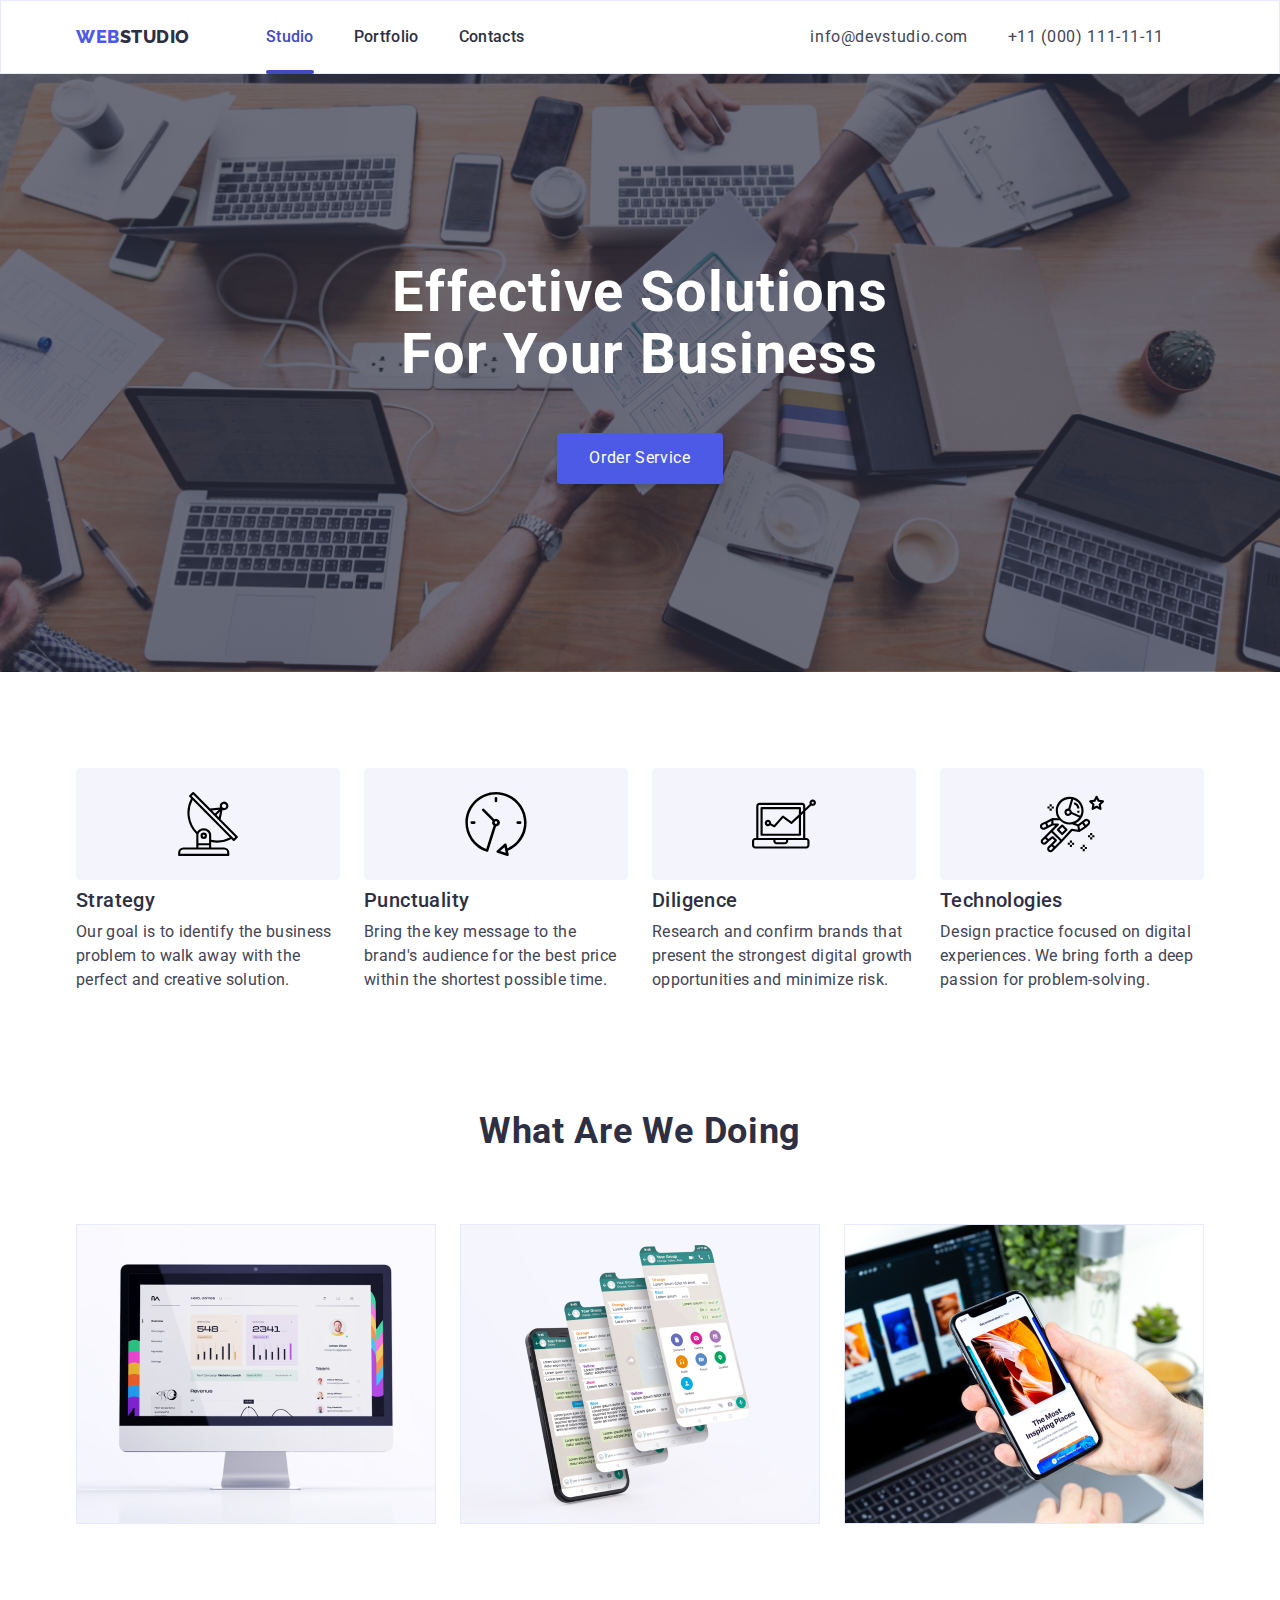
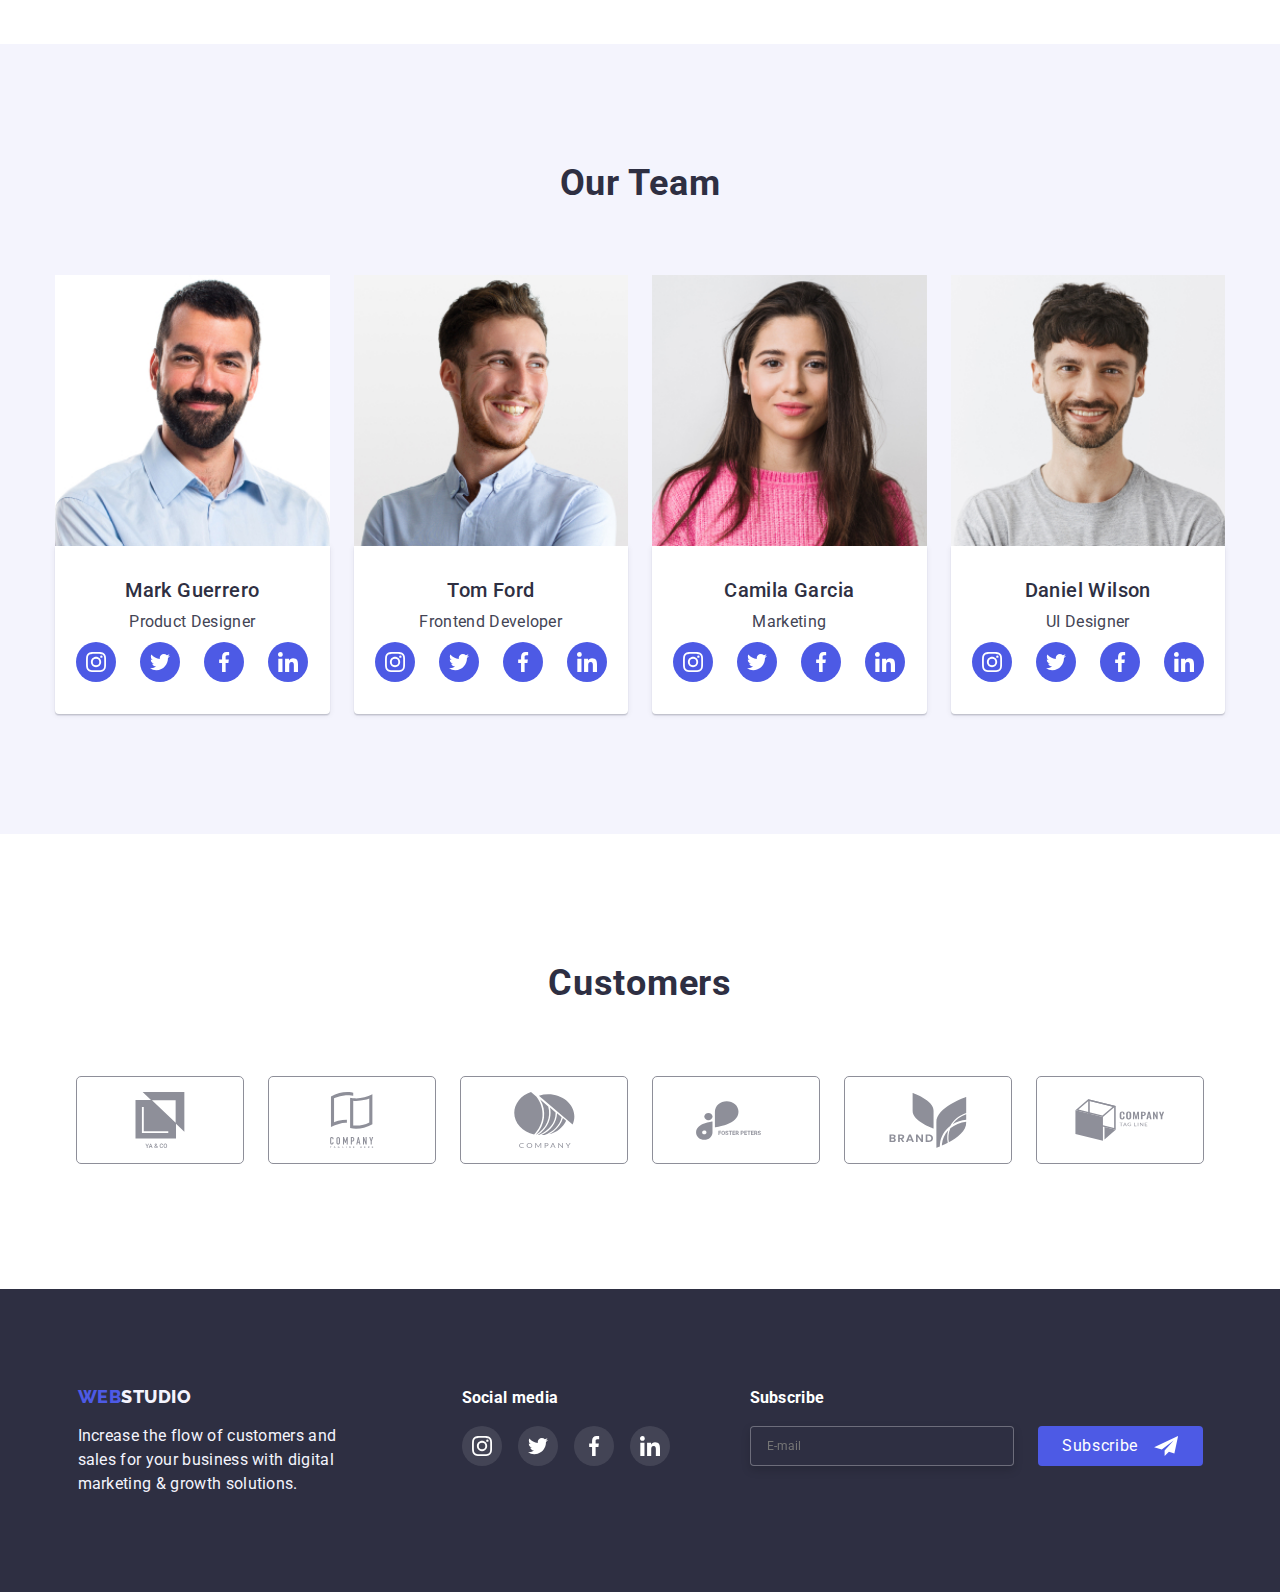
<file: index.html>
<!DOCTYPE html>
<html lang="en">
  <head>
    <meta charset="UTF-8" />
    <meta http-equiv="X-UA-Compatible" content="IE=edge" />
    <meta name="viewport" content="width=, initial-scale=1.0" />
    <title>Document</title>
    <link rel="preconnect" href="https://fonts.googleapis.com" />
    <link rel="preconnect" href="https://fonts.gstatic.com" crossorigin />
    <link
      href="https://fonts.googleapis.com/css2?family=Raleway:wght@800&family=Roboto:wght@400;500;700;900&display=swap"
      rel="stylesheet"
    />
    <link
      rel="stylesheet"
      href="https://cdn.jsdelivr.net/npm/modern-normalize@1.1.0/modern-normalize.min.css"
    />
    <link rel="stylesheet" href="./css/styles.css" />
    <link rel="stylesheet" href="./css/mobile.css" />
    <link rel="stylesheet" href="./css/tablet.css" />
    <link rel="stylesheet" href="./css/desktop.css" />
  </head>

  <body>
    <!--Header-->
    <header class="header">
      <div class="container header-container">
        <nav class="nav">
          <a class="header-logo link" href="./index.html"
            ><span class="titlelogo">Web</span>Studio</a
          >
          <ul class="nav-list">
            <li class="nav-item">
              <a class="nav-link link nav-link-studio" href="./index.html"
                ><span class="nav-link-text">Studio</span></a
              >
            </li>
            <li class="nav-item">
              <a class="nav-link link" href="./portfolio.html">Portfolio</a>
            </li>
            <li class="nav-item">
              <a class="nav-link link" href="">Contacts</a>
            </li>
          </ul>
        </nav>

        <address class="contacts">
          <ul class="contacts-list">
            <li class="contacts-item">
              <a class="mail link" href="mailto:info@devstudio.com"
                >info@devstudio.com
              </a>
            </li>
            <li class="contacts-item">
              <a class="phone-number link" href="tel:+110001111111"
                >+11 (000) 111-11-11
              </a>
            </li>
          </ul>
        </address>

        <button type="button" class="mobile-menu-open" data-menu-open>
          <svg class="mobile-menu-open-icon" width="32" height="22">
            <use href="./images/sprite.svg#icon-hamburger"></use>
          </svg>
        </button>
      </div>

      <div class="mob-menu is-hidden" data-menu>
        <div class="container">
          <div>
            <button type="button" class="mobile-menu-close" data-menu-close>
              <svg class="mobile-menu-close-btn-icon" width="8" height="8">
                <use href="./images/sprite.svg#icon-close"></use>
              </svg>
            </button>
            <nav>
              <ul class="mob-menu-list">
                <li class="mob-menu-item">
                  <a
                    class="mob-menu-link link nav-link-studio"
                    href="./index.html"
                    ><span class="nav-link-text">Studio</span></a
                  >
                </li>
                <li class="mob-menu-item">
                  <a class="mob-menu-link link" href="./portfolio.html"
                    >Portfolio</a
                  >
                </li>
                <li class="mob-menu-item">
                  <a class="mob-menu-link mob-menu-link-contact link" href=""
                    >Contacts</a
                  >
                </li>
              </ul>
            </nav>
          </div>
          <div>
            <address>
              <ul class="mob-menu-list-contacts">
                <li class="mob-menu-item">
                  <a class="mob-menu-phone-number link" href="tel:+110001111111"
                    >+11 (000) 111-11-11
                  </a>
                </li>
                <li class="mob-menu-item">
                  <a class="mob-menu-mail link" href="mailto:info@devstudio.com"
                    >info@devstudio.com
                  </a>
                </li>
              </ul>
            </address>

            <ul class="mob-menu-social-list list">
              <li class="mob-menu-item">
                <a href="" class="mob-menu-social-link">
                  <svg class="mob-menu-icon" width="20" height="20">
                    <use href="./images/sprite.svg#icon-instagram"></use>
                  </svg>
                </a>
              </li>
              <li class="mob-menu-item">
                <a href="" class="mob-menu-social-link">
                  <svg class="mob-menu-icon" width="20" height="20">
                    <use href="./images/sprite.svg#icon-twitter"></use>
                  </svg>
                </a>
              </li>
              <li class="mob-menu-item">
                <a href="" class="mob-menu-social-link">
                  <svg class="mob-menu-icon" width="20" height="20">
                    <use href="./images/sprite.svg#icon-facebook"></use>
                  </svg>
                </a>
              </li>
              <li class="mob-menu-item">
                <a href="" class="mob-menu-social-link">
                  <svg class="mob-menu-icon" width="20" height="20">
                    <use href="./images/sprite.svg#icon-linkedin"></use>
                  </svg>
                </a>
              </li>
            </ul>
          </div>
        </div>
      </div>
    </header>

    <main>
      <!--Hero-->
      <section class="hero section">
        <div class="container">
          <h1 class="hero-title">Effective Solutions for Your Business</h1>
          <button class="hero-button" type="button" data-modal-open>
            Order Service
          </button>
        </div>
      </section>

      <!-- Feauture -->
      <section class="feauture section">
        <div class="container">
          <h2 class="visually-hidden">ur qualities</h2>
          <ul class="feauture-list">
            <li class="feauture-item">
              <div class="feauture-link">
                <svg class="feauture-icon" width="64" height="64">
                  <use href="./images/sprite.svg#icon-antenna"></use>
                </svg>
              </div>
              <h3 class="feauture-title">Strategy</h3>
              <p class="feauture-text">
                Our goal is to identify the business problem to walk away with
                the perfect and creative solution.
              </p>
            </li>
            <li class="feauture-item">
              <div class="feauture-link">
                <svg class="feauture-icon" width="64" height="64">
                  <use href="./images/sprite.svg#icon-clock"></use>
                </svg>
              </div>
              <h3 class="feauture-title">Punctuality</h3>
              <p class="feauture-text">
                Bring the key message to the brand's audience for the best price
                within the shortest possible time.
              </p>
            </li>
            <li class="feauture-item">
              <div class="feauture-link">
                <svg class="feauture-icon" width="64" height="64">
                  <use href="./images/sprite.svg#icon-vector"></use>
                </svg>
              </div>
              <h3 class="feauture-title">Diligence</h3>
              <p class="feauture-text">
                Research and confirm brands that present the strongest digital
                growth opportunities and minimize risk.
              </p>
            </li>
            <li class="feauture-item">
              <div class="feauture-link">
                <svg class="feauture-icon" width="64" height="64">
                  <use href="./images/sprite.svg#icon-astronaut"></use>
                </svg>
              </div>
              <h3 class="feauture-title">Technologies</h3>
              <p class="feauture-text">
                Design practice focused on digital experiences. We bring forth a
                deep passion for problem-solving.
              </p>
            </li>
          </ul>
        </div>
      </section>

      <!-- Doing -->
      <section class="doing section">
        <div class="container">
          <h2 class="section-title">What are we doing</h2>
          <ul class="doing-list">
            <li class="doing-item">
              <img
                srcset="
                  ./images/Rectangle1.jpg   1x,
                  ./images/Rectangle12x.jpg 2x
                "
                class="doing-img"
                src="./images/Rectangle1.jpg"
                alt="computer"
                width="360"
              />
            </li>
            <li class="doing-item">
              <img
                srcset="
                  ./images/Rectangle2.jpg   1x,
                  ./images/Rectangle22x.jpg 2x
                "
                class="doing-img"
                src="./images/Rectangle2.jpg"
                alt="computer"
                width="360"
              />
            </li>
            <li class="doing-item">
              <img
                srcset="
                  ./images/Rectangle3.jpg   1x,
                  ./images/Rectangle32x.jpg 2x
                "
                class="doing-img"
                src="./images/Rectangle3.jpg"
                alt="computer"
                width="360"
              />
            </li>
          </ul>
        </div>
      </section>

      <!-- Team -->
      <section class="team section">
        <div class="container container-mini">
          <h2 class="section-title">Our Team</h2>
          <ul class="team-list">
            <li class="team-item">
              <img
                srcset="./images/img.jpg 1x, ./images/img2x.jpg 1x 2x"
                class="team-img"
                src="./images/img.jpg"
                alt="photo"
                width="264"
              />
              <div class="team-card">
                <h3 class="team-subject">Mark Guerrero</h3>
                <p class="team-text">Product Designer</p>
                <ul class="social-list list">
                  <li class="social-list-item">
                    <a href="" class="social-list-link">
                      <svg class="social-list-icon" width="20" height="20">
                        <use href="./images/sprite.svg#icon-instagram"></use>
                      </svg>
                    </a>
                  </li>
                  <li class="social-list-item">
                    <a href="" class="social-list-link">
                      <svg class="social-list-icon" width="20" height="20">
                        <use href="./images/sprite.svg#icon-twitter"></use>
                      </svg>
                    </a>
                  </li>
                  <li class="social-list-item">
                    <a href="" class="social-list-link">
                      <svg class="social-list-icon" width="20" height="20">
                        <use href="./images/sprite.svg#icon-facebook"></use>
                      </svg>
                    </a>
                  </li>
                  <li class="social-list-item">
                    <a href="" class="social-list-link">
                      <svg class="social-list-icon" width="20" height="20">
                        <use href="./images/sprite.svg#icon-linkedin"></use>
                      </svg>
                    </a>
                  </li>
                </ul>
              </div>
            </li>
            <li class="team-item">
              <img
                srcset="./images/img1.jpg 1x, ./images/img12x.jpg 2x"
                class="team-img"
                src="./images/img1.jpg"
                alt="photo"
                width="264"
              />
              <div class="team-card">
                <h3 class="team-subject">Tom Ford</h3>
                <p class="team-text">Frontend Developer</p>
                <ul class="social-list list">
                  <li class="social-list-item">
                    <a href="" class="social-list-link">
                      <svg class="social-list-icon" width="20" height="20">
                        <use href="./images/sprite.svg#icon-instagram"></use>
                      </svg>
                    </a>
                  </li>
                  <li class="social-list-item">
                    <a href="" class="social-list-link">
                      <svg class="social-list-icon" width="20" height="20">
                        <use href="./images/sprite.svg#icon-twitter"></use>
                      </svg>
                    </a>
                  </li>
                  <li class="social-list-item">
                    <a href="" class="social-list-link">
                      <svg class="social-list-icon" width="20" height="20">
                        <use href="./images/sprite.svg#icon-facebook"></use>
                      </svg>
                    </a>
                  </li>
                  <li class="social-list-item">
                    <a href="" class="social-list-link">
                      <svg class="social-list-icon" width="20" height="20">
                        <use href="./images/sprite.svg#icon-linkedin"></use>
                      </svg>
                    </a>
                  </li>
                </ul>
              </div>
            </li>
            <li class="team-item">
              <img
                srcset="./images/img2.jpg 1x, ./images/img22x.jpg 2x"
                class="team-img"
                src="./images/img2.jpg"
                alt="photo"
                width="264"
              />
              <div class="team-card">
                <h3 class="team-subject">Camila Garcia</h3>
                <p class="team-text">Marketing</p>
                <ul class="social-list list">
                  <li class="social-list-item">
                    <a href="" class="social-list-link">
                      <svg class="social-list-icon" width="20" height="20">
                        <use href="./images/sprite.svg#icon-instagram"></use>
                      </svg>
                    </a>
                  </li>
                  <li class="social-list-item">
                    <a href="" class="social-list-link">
                      <svg class="social-list-icon" width="20" height="20">
                        <use href="./images/sprite.svg#icon-twitter"></use>
                      </svg>
                    </a>
                  </li>
                  <li class="social-list-item">
                    <a href="" class="social-list-link">
                      <svg class="social-list-icon" width="20" height="20">
                        <use href="./images/sprite.svg#icon-facebook"></use>
                      </svg>
                    </a>
                  </li>
                  <li class="social-list-item">
                    <a href="" class="social-list-link">
                      <svg class="social-list-icon" width="20" height="20">
                        <use href="./images/sprite.svg#icon-linkedin"></use>
                      </svg>
                    </a>
                  </li>
                </ul>
              </div>
            </li>
            <li class="team-item">
              <img
                srcset="./images/img3.jpg 1x, ./images/img32x.jpg 2x"
                class="team-img"
                src="./images/img3.jpg"
                alt="photo"
                width="264"
              />
              <div class="team-card">
                <h3 class="team-subject">Daniel Wilson</h3>
                <p class="team-text">UI Designer</p>
                <ul class="social-list list">
                  <li class="social-list-item">
                    <a href="" class="social-list-link">
                      <svg class="social-list-icon" width="20" height="20">
                        <use href="./images/sprite.svg#icon-instagram"></use>
                      </svg>
                    </a>
                  </li>
                  <li class="social-list-item">
                    <a href="" class="social-list-link">
                      <svg class="social-list-icon" width="20" height="20">
                        <use href="./images/sprite.svg#icon-twitter"></use>
                      </svg>
                    </a>
                  </li>
                  <li class="social-list-item">
                    <a href="" class="social-list-link">
                      <svg class="social-list-icon" width="20" height="20">
                        <use href="./images/sprite.svg#icon-facebook"></use>
                      </svg>
                    </a>
                  </li>
                  <li class="social-list-item">
                    <a href="" class="social-list-link">
                      <svg class="social-list-icon" width="20" height="20">
                        <use href="./images/sprite.svg#icon-linkedin"></use>
                      </svg>
                    </a>
                  </li>
                </ul>
              </div>
            </li>
          </ul>
        </div>
      </section>

      <!-- Customers -->
      <section class="customers">
        <div class="customers-container container">
          <h2 class="customers-title">Customers</h2>
          <ul class="customers-list list">
            <li class="customers-item">
              <a class="customers-link" href="">
                <svg class="customers-icon" width="104" height="56">
                  <use href="./images/sprite.svg#icon-yaco"></use>
                </svg>
              </a>
            </li>
            <li class="customers-item">
              <a class="customers-link link" href="">
                <svg class="customers-icon" width="104" height="56">
                  <use
                    href="./images/sprite.svg#icon-company-tagline-here"
                  ></use>
                </svg>
              </a>
            </li>
            <li class="customers-item">
              <a class="customers-link link" href="">
                <svg class="customers-icon" width="104" height="56">
                  <use href="./images/sprite.svg#icon-company"></use>
                </svg>
              </a>
            </li>
            <li class="customers-item">
              <a class="customers-link link" href="">
                <svg class="customers-icon" width="104" height="56">
                  <use href="./images/sprite.svg#icon-foster-peters"></use>
                </svg>
              </a>
            </li>
            <li class="customers-item">
              <a class="customers-link link" href="">
                <svg class="customers-icon" width="104" height="56">
                  <use href="./images/sprite.svg#icon-brand"></use>
                </svg>
              </a>
            </li>
            <li class="customers-item">
              <a class="customers-link link" href="">
                <svg class="customers-icon" width="104" height="56">
                  <use href="./images/sprite.svg#icon-company-tag-line"></use>
                </svg>
              </a>
            </li>
          </ul>
        </div>
      </section>
    </main>

    <!-- Footer -->
    <footer class="footer">
      <div class="footer-container container">
        <div class="ftr-logo-container">
          <a class="ftr-logo link" href="./index.html"
            ><span class="footer-logo">Web</span>Studio</a
          >
          <p class="slogan">
            Increase the flow of customers and sales for your business with
            digital marketing & growth solutions.
          </p>
        </div>
        <div class="social-media-container">
          <h2 class="social-media-title">Social media</h2>
          <ul class="social-media-list list">
            <li class="social-media-item">
              <a href="" class="social-media-link">
                <svg class="social-media-icon" width="20" height="20">
                  <use href="./images/sprite.svg#icon-instagram"></use>
                </svg>
              </a>
            </li>
            <li class="social-media-item">
              <a href="" class="social-media-link">
                <svg class="social-media-icon" width="20" height="20">
                  <use href="./images/sprite.svg#icon-twitter"></use>
                </svg>
              </a>
            </li>
            <li class="social-media-item">
              <a href="" class="social-media-link">
                <svg class="social-media-icon" width="20" height="20">
                  <use href="./images/sprite.svg#icon-facebook"></use>
                </svg>
              </a>
            </li>
            <li class="social-media-item">
              <a href="" class="social-media-link">
                <svg class="social-media-icon" width="20" height="20">
                  <use href="./images/sprite.svg#icon-linkedin"></use>
                </svg>
              </a>
            </li>
          </ul>
        </div>
        <div class="subscribe-container">
          <h2 class="subscribe-title">Subscribe</h2>
          <form class="subscribe-label-wrapper">
            <label class="subscribe-field">
              <span class="subscribe-imput-wrapper">
                <input 
                  type="email"
                  name="user-email"
                  class="subscribe-imput"
                  placeholder="E-mail"
                  required
                  pattern=""
                />
              </span>
            </label>
            <button type="submit" class="subscribe-link">
              Subscribe
              <svg class="subscribe-icon" width="24" height="20">
                <use href="./images/sprite.svg#icon-send"></use>
              </svg>
            </button>
          </form>
        </div>
      </div>
    </footer>

    <div class="backdrop is-hidden" data-modal>
      <div class="modal">
        <button type="button" class="modal-clas-btn" data-modal-close>
          <svg class="modal-close-btn-icon" width="8" height="8">
            <use href="./images/sprite.svg#icon-close"></use>
          </svg>
        </button>
        <p class="modal-text">Leave your contacts and we will call you back</p>
        <form class="modal-form">
          <label class="modal-form-field">
            <span class="modal-form-imput-desc">Name</span>
            <span class="modal-form-imput-wrapper">
              <input
                type="text"
                name="user-name"
                class="modal-form-imput"
                required
                pattern="[a-zA-Zа-яА-Я]+$"
                minlength="2"
              />
              <svg class="modal-form-imput-icon" width="18" height="18">
                <use href="./images/sprite.svg#icon-person"></use>
              </svg>
            </span>
          </label>
          <label class="modal-form-field">
            <span class="modal-form-imput-desc">Phone</span>
            <span class="modal-form-imput-wrapper">
              <input
                type="tel"
                name="user-phone"
                class="modal-form-imput"
                required
                pattern="[0-9]{3}-[0-9]{3}-[0-9]{2}-[0-9]{2}"
                title="xxx-xxx-xx-xx"
              />
              <svg class="modal-form-imput-icon" width="13" height="13">
                <use href="./images/sprite.svg#icon-phone"></use>
              </svg>
            </span>
          </label>
          <label class="modal-form-field">
            <span class="modal-form-imput-desc">Email</span>
            <span class="modal-form-imput-wrapper">
              <input
                type="email"
                name="user-email"
                class="modal-form-imput"
                required
                pattern=""
              />
              <svg class="modal-form-imput-icon" width="15" height="12">
                <use href="./images/sprite.svg#icon-mail"></use>
              </svg>
            </span>
          </label>
          <label class="modal-form-field-comment">
            <span class="modal-form-imput-desc">Comment</span>
            <textarea
              name="user-message"
              class="modal-form-massage"
              placeholder="Text input"
            ></textarea>
          </label>
          <input
            id="user-policy"
            type="checkbox"
            name="user-policy"
            class="modal-form-check visually-hidden"
          />
          <label for="user-policy" class="modal-form-check-desc">
            <span class="modal-form-icon-wrapper">
              <svg class="modal-form-icon" width="10" height="8">
                <use href="./images/sprite.svg#icon-chesk"></use>
              </svg>
            </span>
            I accept the terms and conditions of the &nbsp;
            <a class="privat-policy-link" href="">Privacy Policy</a>
          </label>
          <button type="submit" class="modal-form-submit">Send</button>
        </form>
      </div>
    </div>

    <script src="./js/modal.js"></script>
    <script src="./js/menu.js"></script>
  </body>
</html>
</file>
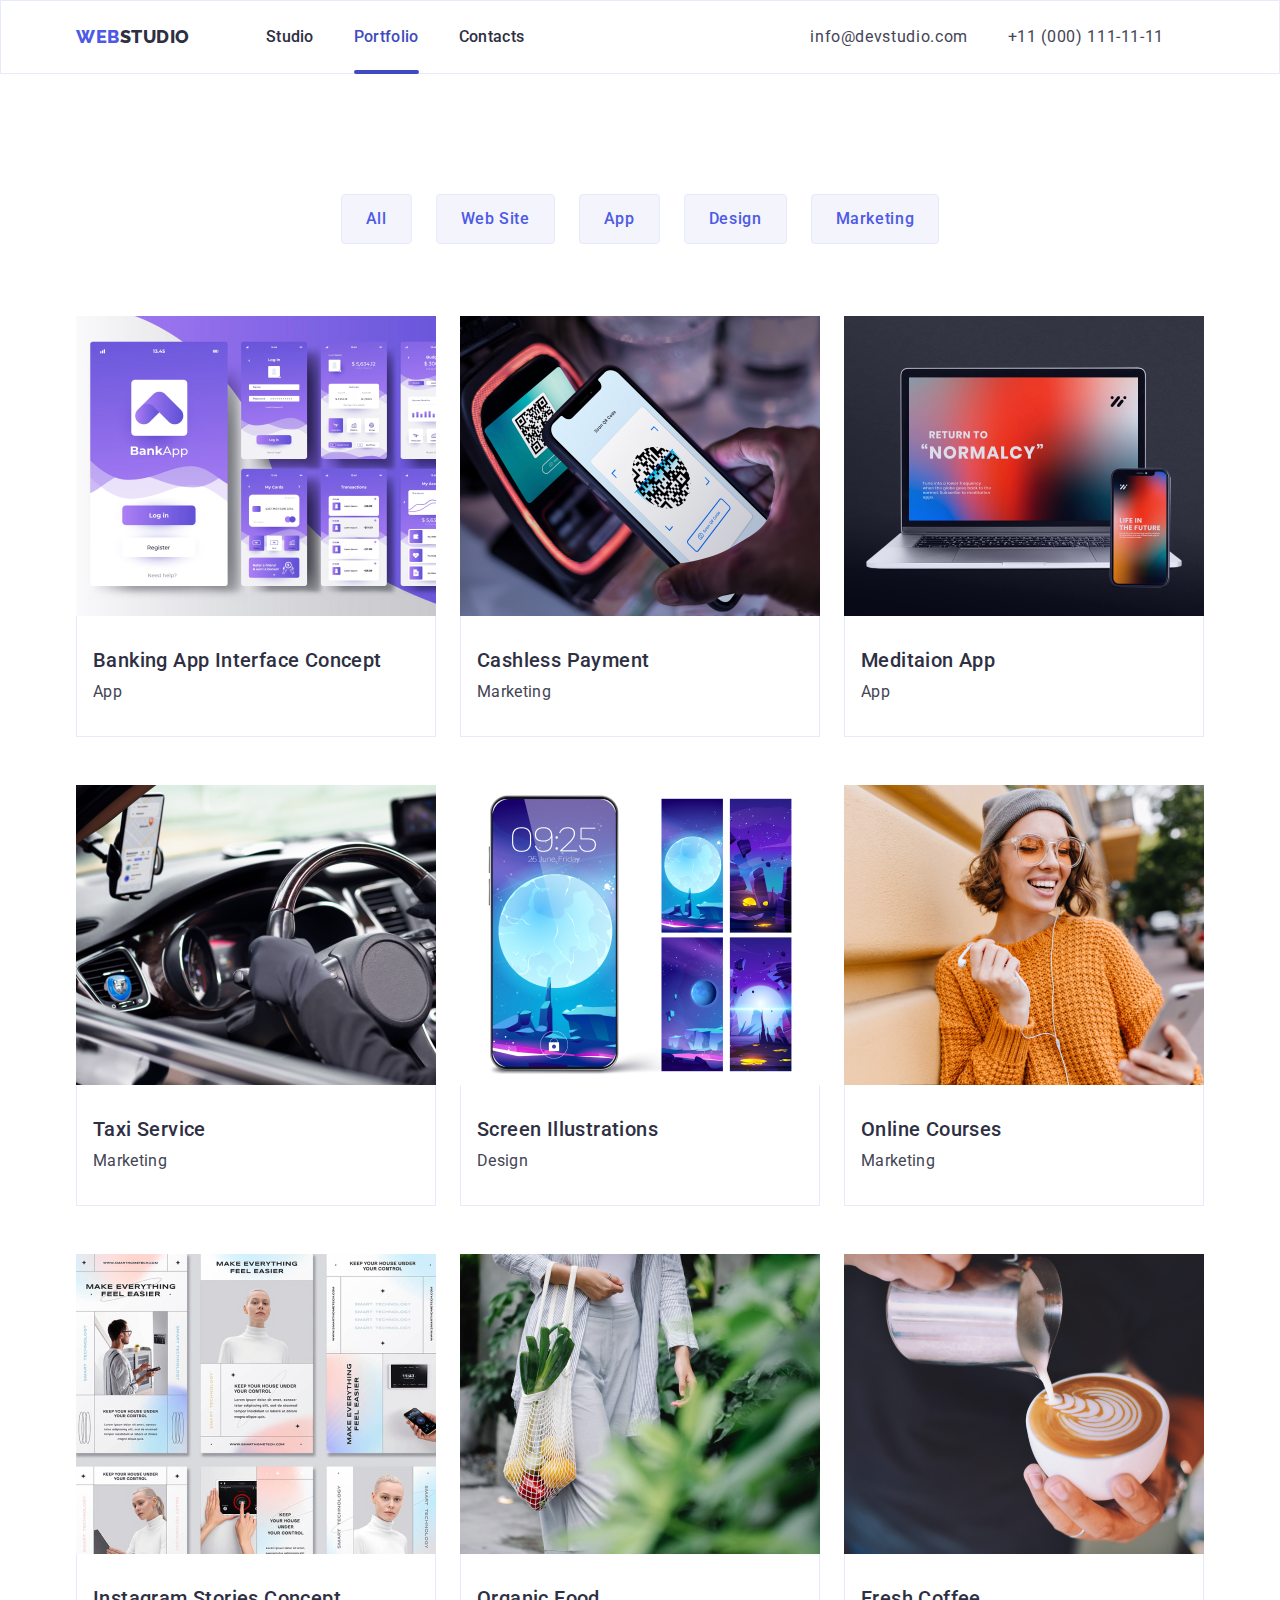
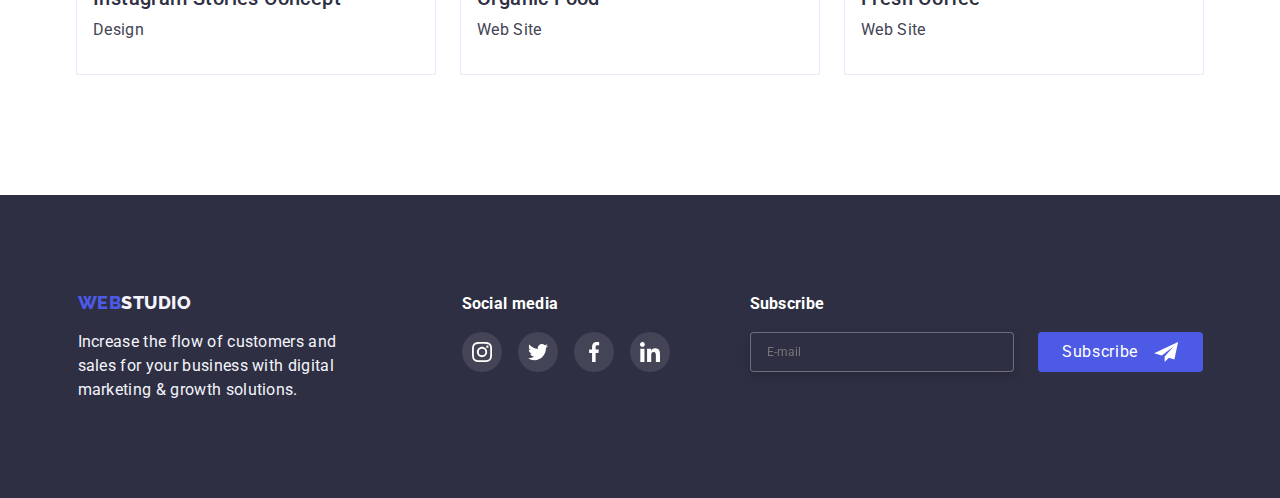
<file: portfolio.html>
<!DOCTYPE html>
<html lang="en">
  <head>
    <meta charset="UTF-8" />
    <meta http-equiv="X-UA-Compatible" content="IE=edge" />
    <meta name="viewport" content="width=device-width, initial-scale=1.0" />
    <title>Document</title>
    <link rel="preconnect" href="https://fonts.googleapis.com" />
    <link rel="preconnect" href="https://fonts.gstatic.com" crossorigin />
    <link
      href="https://fonts.googleapis.com/css2?family=Raleway:wght@800&family=Roboto:wght@400;500;700;900&display=swap"
      rel="stylesheet"
    />
    <link
      rel="stylesheet"
      href="https://cdn.jsdelivr.net/npm/modern-normalize@1.1.0/modern-normalize.min.css"
    />
    <link rel="stylesheet" href="./css/styles.css" />
    <link rel="stylesheet" href="./css/mobile.css" />
    <link rel="stylesheet" href="./css/tablet.css" />
    <link rel="stylesheet" href="./css/desktop.css" />
  </head>

  <body>
    <!--Header-->
    <header class="header">
      <div class="container header-container">
        <nav class="nav">
          <a class="header-logo link" href="./index.html"
            ><span class="titlelogo">Web</span>Studio</a
          >
          <ul class="nav-list">
            <li class="nav-item">
              <a class="nav-link link" href="./index.html">Studio</a>
            </li>
            <li class="nav-item">
              <a class="nav-link link nav-link-portfolio" href="./"
                ><span class="nav-link-text">Portfolio</span></a
              >
            </li>
            <li class="nav-item">
              <a class="nav-link link" href="">Contacts</a>
            </li>
          </ul>
        </nav>
        <address class="contacts">
          <ul class="contacts-list">
            <li class="contacts-item">
              <a class="mail link" href="mailto:info@devstudio.com"
                >info@devstudio.com</a
              >
            </li>
            <li class="contacts-item">
              <a class="phone-number link" href="tel:+110001111111"
                >+11 (000) 111-11-11
              </a>
            </li>
          </ul>
        </address>
      </div>
    </header>

    <main>
      <!-- Filters -->
      <section class="filters section">
        <div class="container">
          <h1 class="filters-title visually-hidden">Filters</h1>
          <ul class="filters-list">
            <li class="filters-item">
              <button class="filters-button" type="button">
                <span>All</span>
              </button>
            </li>
            <li class="filters-item">
              <button class="filters-button" type="button">
                <span>Web Site</span>
              </button>
            </li>
            <li class="filters-item">
              <button class="filters-button" type="button">
                <span>App</span>
              </button>
            </li>
            <li class="filters-item">
              <button class="filters-button" type="button">
                <span>Design</span>
              </button>
            </li>
            <li class="filters-item">
              <button class="filters-button" type="button">
                <span>Marketing</span>
              </button>
            </li>
          </ul>

          <ul class="project-list">
            <li class="project-item">
              <a class="project-link link" href="">
                <div class="project-list-img-wrapper">
                  <img
                    class="project-img"
                    src="./images/portfolio/portfolioimg.jpg"
                    alt="banking app design"
                    width="360"
                  />
                  <p class="overlay">
                    14 Stylish and User-Friendly App Design Concepts · Task
                    Manager App · Calorie Tracker App · Exotic Fruit Ecommerce
                    App · Cloud Storage App
                  </p>
                </div>
                <div class="project-card">
                  <h3 class="project-subject">Banking App Interface Concept</h3>
                  <p class="project-text">App</p>
                </div></a
              >
            </li>
            <li class="project-item">
              <a class="project-link link" href="">
                <div class="project-list-img-wrapper">
                  <img
                    class="project-img"
                    src="./images/portfolio/portfolioimg1.jpg"
                    alt="phone"
                    width="360"
                  />
                  <p class="overlay">
                    14 Stylish and User-Friendly App Design Concepts · Task
                    Manager App · Calorie Tracker App · Exotic Fruit Ecommerce
                    App · Cloud Storage App
                  </p>
                </div>
                <div class="project-card">
                  <h3 class="project-subject">Cashless Payment</h3>
                  <p class="project-text">Marketing</p>
                </div></a
              >
            </li>
            <li class="project-item">
              <a class="project-link link" href="">
                <div class="project-list-img-wrapper">
                  <img
                    class="project-img"
                    src="./images/portfolio/portfolioimg2.jpg"
                    alt="computer and phone"
                    width="360"
                  />
                  <p class="overlay">
                    14 Stylish and User-Friendly App Design Concepts · Task
                    Manager App · Calorie Tracker App · Exotic Fruit Ecommerce
                    App · Cloud Storage App
                  </p>
                </div>
                <div class="project-card">
                  <h3 class="project-subject">Meditaion App</h3>
                  <p class="project-text">App</p>
                </div></a
              >
            </li>
            <li class="project-item">
              <a class="project-link link" href="">
                <div class="project-list-img-wrapper">
                  <img
                    class="project-img"
                    src="./images/portfolio/portfolioimg3.jpg"
                    alt="car"
                    width="360"
                  />
                  <p class="overlay">
                    14 Stylish and User-Friendly App Design Concepts · Task
                    Manager App · Calorie Tracker App · Exotic Fruit Ecommerce
                    App · Cloud Storage App
                  </p>
                </div>
                <div class="project-card">
                  <h3 class="project-subject">Taxi Service</h3>
                  <p class="project-text">Marketing</p>
                </div></a
              >
            </li>
            <li class="project-item">
              <a class="project-link link" href="">
                <div class="project-list-img-wrapper">
                  <img
                    class="project-img"
                    src="./images/portfolio/portfolioimg4.jpg"
                    alt="phone fond"
                    width="360"
                  />
                  <p class="overlay">
                    14 Stylish and User-Friendly App Design Concepts · Task
                    Manager App · Calorie Tracker App · Exotic Fruit Ecommerce
                    App · Cloud Storage App
                  </p>
                </div>
                <div class="project-card">
                  <h3 class="project-subject">Screen Illustrations</h3>
                  <p class="project-text">Design</p>
                </div></a
              >
            </li>
            <li class="project-item">
              <a class="project-link link" href="">
                <div class="project-list-img-wrapper">
                  <img
                    class="project-img"
                    src="./images/portfolio/portfolioimg5.jpg"
                    alt="girl"
                    width="360"
                  />
                  <p class="overlay">
                    14 Stylish and User-Friendly App Design Concepts · Task
                    Manager App · Calorie Tracker App · Exotic Fruit Ecommerce
                    App · Cloud Storage App
                  </p>
                </div>
                <div class="project-card">
                  <h3 class="project-subject">Online Courses</h3>
                  <p class="project-text">Marketing</p>
                </div></a
              >
            </li>
            <li class="project-item">
              <a class="project-link link" href="">
                <div class="project-list-img-wrapper">
                  <img
                    class="project-img"
                    src="./images/portfolio/portfolioimg6.jpg"
                    alt="story design"
                    width="360"
                  />
                  <p class="overlay">
                    14 Stylish and User-Friendly App Design Concepts · Task
                    Manager App · Calorie Tracker App · Exotic Fruit Ecommerce
                    App · Cloud Storage App
                  </p>
                </div>
                <div class="project-card">
                  <h3 class="project-subject">Instagram Stories Concept</h3>
                  <p class="project-text">Design</p>
                </div>
              </a>
            </li>
            <li class="project-item">
              <a class="project-link link" href="">
                <div class="project-list-img-wrapper">
                  <img
                    src="./images/portfolio/portfolioimg7.jpg"
                    alt="fruit bag"
                    width="360"
                  />
                  <p class="overlay">
                    14 Stylish and User-Friendly App Design Concepts · Task
                    Manager App · Calorie Tracker App · Exotic Fruit Ecommerce
                    App · Cloud Storage App
                  </p>
                </div>
                <div class="project-card">
                  <h3 class="project-subject">Organic Food</h3>
                  <p class="project-text">Web Site</p>
                </div>
              </a>
            </li>
            <li class="project-item">
              <a class="project-link link" href="#">
                <div class="project-list-img-wrapper">
                  <img
                    class="project-img"
                    src="./images/portfolio/portfolioimg8.jpg"
                    alt="cup of coffee"
                    width="360"
                  />
                  <p class="overlay">
                    14 Stylish and User-Friendly App Design Concepts · Task
                    Manager App · Calorie Tracker App · Exotic Fruit Ecommerce
                    App · Cloud Storage App
                  </p>
                </div>
                <div class="project-card">
                  <h3 class="project-subject">Fresh Coffee</h3>
                  <p class="project-text">Web Site</p>
                </div>
              </a>
            </li>
          </ul>
        </div>
      </section>
    </main>

    <!-- Footer -->
    <footer class="footer">
      <div class="footer-container container">
        <div class="ftr-logo-container">
          <a class="ftr-logo link" href="./index.html"
            ><span class="footer-logo">Web</span>Studio</a
          >
          <p class="slogan">
            Increase the flow of customers and sales for your business with
            digital marketing & growth solutions.
          </p>
        </div>
        <div class="social-media-container">
          <h2 class="social-media-title">Social media</h2>
          <ul class="social-media-list list">
            <li class="social-media-item">
              <a href="" class="social-media-link">
                <svg class="social-media-icon" width="20" height="20">
                  <use href="./images/sprite.svg#icon-instagram"></use>
                </svg>
              </a>
            </li>
            <li class="social-media-item">
              <a href="" class="social-media-link">
                <svg class="social-media-icon" width="20" height="20">
                  <use href="./images/sprite.svg#icon-twitter"></use>
                </svg>
              </a>
            </li>
            <li class="social-media-item">
              <a href="" class="social-media-link">
                <svg class="social-media-icon" width="20" height="20">
                  <use href="./images/sprite.svg#icon-facebook"></use>
                </svg>
              </a>
            </li>
            <li class="social-media-item">
              <a href="" class="social-media-link">
                <svg class="social-media-icon" width="20" height="20">
                  <use href="./images/sprite.svg#icon-linkedin"></use>
                </svg>
              </a>
            </li>
          </ul>
        </div>
        <div class="subscribe-container">
          <h2 class="subscribe-title">Subscribe</h2>
          <form class="subscribe-label-wrapper">
            <label class="subscribe-field">
              <span class="subscribe-imput-wrapper">
                <input
                  type="email"
                  name="user-email"
                  class="subscribe-imput"
                  placeholder="E-mail"
                  required
                  pattern=""
                />
              </span>
            </label>
            <button type="submit" class="subscribe-link">
              Subscribe
              <svg class="subscribe-icon" width="24" height="20">
                <use href="./images/sprite.svg#icon-send"></use>
              </svg>
            </button>
          </form>
        </div>
      </div>
    </footer>
  </body>
</html>
</file>
<file: css/styles.css>
h1,
h2,
h3,
p {
  margin-top: 0;
  margin-bottom: 0;
}

ul,
ol {
  list-style: none;
  margin-top: 0;
  margin-bottom: 0;
  padding-left: 0;
}

img {
  display: block;
  min-width: 100%;
  height: auto;
  width: 100%;
}

address {
  font-style: normal;
}

button {
  cursor: pointer;
}

.link {
  text-decoration: none;
}

body {
  font-family: "Roboto", sans-serif;
  color: var(--dark-color);
  background-color: var(--white-color);
  font-size: 16px;
}

.section {
  padding-top: 120px;
  padding-bottom: 120px;
  min-width: 320px;
}

:root {
  --accent-color: #e7e9fc;
  --dark-color: #2e2f42;
  --primary-color: #4d5ae5;
  --pressed-color: #404bbf;
  --text-color: #434455;
  --light-color: #f4f4fd;
  --white-color: #ffffff;
}

.container {
  min-width: 320px;
  margin-left: auto;
  margin-right: auto;
  padding-left: 15px;
  padding-right: 15px;
}

.visually-hidden {
  position: absolute;
  white-space: nowrap;
  width: 1px;
  height: 1px;
  overflow: hidden;
  border: 0;
  padding: 0;
  clip: rect(0 0 0 0);
  clip-path: inset(50%);
  margin: -1px;
}
.no-scroll{
  overflow: hidden;
}
/* STUDIO STYLES */

/* Header */
.header {
  padding-top: 24px;
  padding-bottom: 24px;
  /* border: 1px solid var(--accent-color); */
  position: relative;
}

.header-container {
  display: flex;
  align-items: center;
}

.nav {
  display: flex;
  align-items: center;
}

.nav-list {
  display: none;
}

.contacts-list {
  display: none;
}

.header-logo {
  font-family: "Raleway", sans-serif;
  font-weight: 800;
  font-size: 18px;
  line-height: 1.3;
  display: flex;
  align-items: center;
  letter-spacing: 0.03em;
  text-transform: uppercase;
  color: var(--dark-color);
  margin-right: 76px;
}

.titlelogo {
  font-family: "Raleway", sans-serif;
  font-weight: 800;
  font-size: 18px;
  line-height: 1.3;
  display: flex;
  align-items: center;
  letter-spacing: 0.03em;
  text-transform: uppercase;
  color: var(--primary-color);
  background-color: var(--white-color);
}

/* Mobile menu */

.mob-menu {
  position: fixed;
  top: 0;
  z-index: 1;
  width: 100%;
  height: 100%;
  background-color: var(--white-color);
  padding-top: 40px;
  padding-bottom: 40px;
  padding-left: 25px;
}

.mob-menu.is-hidden {
  opacity: 0;
  visibility: hidden;
  pointer-events: none;
}

.mob-menu > .container {
  height: 100%;
  display: flex;
  flex-direction: column;
  justify-content: space-between;
  overflow-y: auto;
}

.mobile-menu-open {
  display: flex;
  padding: 0;
  border: transparent;
  background-color: var(--white-color);
  margin-left: auto;
  width: 29.54px;
  height: 18.62px;
}

.mobile-menu-open-icon {
  stroke: var(--dark-color);
  width: 32px;
  height: 22px;
}

.mobile-menu-close {
  position: absolute;
  top: 24px;
  right: 24px;
  width: 24px;
  height: 24px;
  border-radius: 50%;
  background-color: var(--accent-color);
  border: 1px solid rgba(0, 0, 0, 0.1);
  padding: 0;
  transition: background-color 250ms cubic-bezier(0.4, 0, 0.2, 1);
}

.mobile-menu-close-btn-icon {
  transition: fill 250ms cubic-bezier(0.4, 0, 0.2, 1);
}

.mob-menu-list-contacts {
  margin-bottom: 48px;
}

.mob-menu-item:not(:last-child) {
  margin-bottom: 40px;
}

.mob-menu-link {
  font-weight: 700;
  font-size: 36px;
  line-height: 1.11;
  letter-spacing: 0.02em;
  text-transform: capitalize;
  color: var(--dark-color);
  transition: background-color 250ms cubic-bezier(0.4, 0, 0.2, 1);
}

.mob-menu-link-contact {
  color: var(--primary-color);
}

.mob-menu-phone-number {
  font-weight: 600;
  font-size: 30px;
  line-height: 1.11;
  text-transform: capitalize;
  color: var(--primary-color);
}

.mob-menu-mail {
  font-weight: 500;
  font-size: 20px;
  line-height: 1.2;
  letter-spacing: 0.02em;
  color: var(--text-color);
}

.mob-menu-social-list {
  display: flex;
  gap: 46px;
  max-width: 328px;
}

.mob-menu-social-link {
  display: flex;
  width: 40px;
  height: 40px;
  justify-content: center;
  align-items: center;
  background-color: var(--primary-color);
  border-radius: 50%;
  transition: background-color 250ms cubic-bezier(0.4, 0, 0.2, 1);
}

.mob-menu-icon {
  fill: var(--light-color);
}

/* Hero */

.hero {
  background-color: var(--dark-color);
  padding-top: 112px;
  padding-bottom: 112px;
  text-align: center;
  background-image: linear-gradient(
      rgba(46, 47, 66, 0.7),
      rgba(46, 47, 66, 0.7)
    ),
    url(../images/hero/Heromobile.jpg);
  background-repeat: no-repeat;
  background-size: cover;
  background-position: center;
  max-width: 100%;
  margin: 0 auto;
}

@media (min-device-pixel-ratio: 2),
  (min-resolution: 192dpi),
  (min-resolution: 2dppx) {
  .hero {
    background-image: linear-gradient(
        rgba(46, 47, 66, 0.7),
        rgba(46, 47, 66, 0.7)
      ),
      url(../images/hero/Heromobile2x.jpg);
  }
}

.hero-title {
  max-width: 319px;
  font-size: 36px;
  line-height: 1.1;
  letter-spacing: 0.02em;
  color: var(--white-color);
  margin-bottom: 72px;
  margin-left: auto;
  margin-right: auto;
  text-align: center;
  text-transform: capitalize;
}

.hero-button {
  padding: 16px 32px;
  letter-spacing: 0.04em;
  cursor: pointer;
  background-color: var(--primary-color);
  box-shadow: 0px 4px 4px rgba(0, 0, 0, 0.15);
  border-radius: 4px;
  color: var(--white-color);
  border: var(--pressed-color);
  transition: background-color 250ms cubic-bezier(0.4, 0, 0.2, 1),
    box-shadow 250ms cubic-bezier(0.4, 0, 0.2, 1);
}

.hero-button:hover,
.hero-button:focus {
  cursor: pointer;
  background-color: var(--pressed-color);
  box-shadow: 0px 4px 4px rgba(0, 0, 0, 0.15);
}

/* Feauture */

.feauture {
  background-color: var(--white-color);
  padding-bottom: 0;
}

.feauture-item {
  margin-bottom: 72px;
}

.feauture-link {
  display: none;
  align-items: center;
  justify-content: center;
  width: 264px;
  height: 112px;
  background: var(--light-color);
  border-radius: 4px;
  margin-bottom: 8px;
}

.feauture-title {
  min-width: 134px;
  min-height: 24px;
  font-weight: 700;
  font-size: 36px;
  line-height: 1.11;
  text-align: center;
  letter-spacing: 0.02em;
  margin-bottom: 8px;
  color: var(--dark-color);
}

.feauture-text {
  font-size: 16px;
  line-height: 1.5;
  letter-spacing: 0.02em;
  color: var(--text-color);
}

/* Doing */

.doing {
  display: none;
}

/* Team */
.team {
  background-color: var(--light-color);
  padding-top: 96px;
  padding-bottom: 128px;
  min-width: 320px;
}

.team-list {
  display: flex;
  flex-direction: column;
  align-items: center;
  gap: 72px;
}

.team-item {
  margin-left: auto;
  margin-right: auto;
}

.section-title {
  color: var(--dark-color);
  font-weight: 700;
  font-size: 36px;
  line-height: 1.11;
  text-align: center;
  letter-spacing: 0.02em;
  text-transform: capitalize;
  margin-bottom: 72px;
}

.team-card {
  padding: 32px 16px;
  background-color: var(--white-color);
  box-shadow: 0px 1px 6px rgba(46, 47, 66, 0.08),
    0px 1px 1px rgba(46, 47, 66, 0.16), 0px 2px 1px rgba(46, 47, 66, 0.08);
  border-radius: 0px 0px 4px 4px;
  text-align: center;
}

.team-subject,
.project-subject {
  min-width: 134px;
  min-height: 24px;
  font-weight: 500;
  font-size: 20px;
  line-height: 1.2;
  letter-spacing: 0.02em;
  margin-bottom: 8px;
}

.team-text {
  line-height: 1.5;
  letter-spacing: 0.02em;
  color: var(--text-color);
  margin-bottom: 8px;
}

.social-list {
  display: flex;
  justify-content: center;
  gap: 24px;
}

.social-list-item {
  width: 40px;
  height: 40px;
}

.social-list-link {
  display: flex;
  justify-content: center;
  align-items: center;
  width: 40px;
  height: 40px;
  border-radius: 50%;
  background-color: var(--primary-color);
  transition: background-color 250ms cubic-bezier(0.4, 0, 0.2, 1);
}

.social-list-link:hover,
.social-list-link:focus {
  background-color: var(--pressed-color);
}

.social-list-icon {
  fill: var(--white-color);
}

/* Customers */
.customers {
  padding-top: 96px;
  padding-bottom: 96px;
}

.customers-title {
  font-size: 36px;
  line-height: 1.11;
  text-align: center;
  letter-spacing: 0.02em;
  text-transform: capitalize;
  margin-bottom: 72px;
}

.customers-list {
  display: flex;
  flex-wrap: wrap;
  justify-content: center;
  row-gap: 72px;
  /* column-gap: 16px; */
}

.customers-item {
  flex-basis: calc((100% - 16px) / 2);
}

.customers-link {
  display: flex;
  align-items: center;
  justify-content: center;
  width: 100%;
  height: 88px;
  border: 1px solid #8e8f99;
  border-radius: 5px;
  fill: #8e8f99;
  transition: border-color 250ms cubic-bezier(0.4, 0, 0.2, 1),
    fill 250ms cubic-bezier(0.4, 0, 0.2, 1);
}

.customers-link:hover,
.customers-link:focus {
  border-color: var(--primary-color);
}

.customers-link:hover,
.customers-link:focus {
  fill: var(--primary-color);
}

/* Footer */
.footer {
  background-color: var(--dark-color);
  min-width: 320px;
  padding-top: 96px;
  padding-bottom: 96px;
}

.footer-container {
  display: flex;
  flex-direction: column;
  justify-content: center;
  align-items: center;
  flex-wrap: wrap;
}

.ftr-logo-container {
  margin-bottom: 72px;
}

.ftr-logo {
  display: flex;
  justify-content: center;
  font-family: "Raleway", sans-serif;
  font-weight: 800;
  font-size: 18px;
  line-height: 1.3;
  letter-spacing: 0.03em;
  text-transform: uppercase;
  color: var(--light-color);
}

.footer-logo {
  color: var(--primary-color);
}

.slogan {
  width: 264px;
  line-height: 24px;
  letter-spacing: 0.02em;
  color: var(--acent-color);
  color: var(--light-color);
  margin-top: 16px;
}

.social-media-container {
  margin-bottom: 72px;
}

.social-media-title,
.subscribe-title {
  text-align: center;
  font-size: 16px;
  line-height: 24px;
  letter-spacing: 0.02em;
  color: var(--white-color);
  margin-bottom: 16px;
}

.social-media-list {
  display: flex;
  justify-content: center;
  gap: 16px;
}

.social-media-link {
  display: flex;
  justify-content: center;
  align-items: center;
  width: 40px;
  height: 40px;
  border-radius: 50%;
  background-color: rgba(255, 255, 255, 0.1);
  transition: background-color 250ms cubic-bezier(0.4, 0, 0.2, 1);
}

.social-media-icon {
  fill: var(--white-color);
}

.social-media-link:hover,
.social-media-link:focus {
  background-color: #31d0aa;
}

.social-media-list-icon {
  fill: var(--white-color);
}

.subscribe-container {
  width: 100%;
}

.subscribe-imput {
  width: 100%;
  height: 40px;
  border: 1px solid rgba(255, 255, 255, 0.3);
  filter: drop-shadow(0px 4px 4px rgba(0, 0, 0, 0.15));
  border-radius: 4px;
  background-color: var(--dark-color);
  transition: border-color 250ms, cubic-bezier(0.4, 0, 0.2, 1);
  /* margin-right: 24px; */
  outline: none;
  padding-top: 8px;
  padding-bottom: 8px;
  padding-left: 16px;
  font-size: 12px;
  color: var(--white-color);
}

.subscribe-link {
  display: flex;
  margin-right: auto;
  margin-left: auto;
  flex-direction: row;
  align-items: center;
  justify-content: center;
  text-align: center;
  min-width: 165px;
  height: 40px;
  letter-spacing: 0.04em;
  cursor: pointer;
  background-color: var(--primary-color);
  border-radius: 4px;
  color: var(--white-color);
  border: var(--pressed-color);
  transition: background-color 250ms cubic-bezier(0.4, 0, 0.2, 1),
    box-shadow 250ms cubic-bezier(0.4, 0, 0.2, 1);
  padding: 8px 24px;
  gap: 16px;
  margin-top: 16px;
}

.subscribe-link:hover,
.subscribe-link:focus {
  cursor: pointer;
  background-color: var(--pressed-color);
  box-shadow: 0px 4px 4px rgba(0, 0, 0, 0.15);
}

/* Filters */

.filters-list {
  display: flex;
  justify-content: center;
  flex-wrap: wrap;
  gap: 24px;
  margin-bottom: 72px;
}

.filters-button {
  cursor: pointer;
  padding: 12px 24px;
  border: 1px solid #e7e9fc;
  border-radius: 4px;
  color: var(--primary-color);
  /* border: 1px solid var(--accent-color); */
  background-color: #f4f4fd;
  font-family: inherit;
  font-size: 16px;
  font-weight: 500;
  line-height: 1.5;
  letter-spacing: 0.04em;
  text-align: center;
  transition-property: border, box-shadow, color, background-color;
  transition-duration: 250ms;
  transition-timing-function: cubic-bezier(0.4, 0, 0.2, 1);
}

.filters-button:hover,
.filters-button:focus {
  background-color: var(--pressed-color);
  color: #e7e9fc;
  border: 1px solid var(--accent-color);
  box-shadow: 0px 3px 1px rgba(0, 0, 0, 0.1), 0px 2px 1px rgba(0, 0, 0, 0.08), 0px 2px 2px rgba(0, 0, 0, 0.12);
}

.fiters-item {
  width: 116px;
  height: 48px;
  background: var(--light-color);
  border: 1px solid var(--accent-color);
  border-radius: 4px;
  display: flex;
  align-items: center;
  text-align: center;
  letter-spacing: 0.04em;
  color: var(--primary-color);
  flex: none;
  order: 0;
  flex-grow: 0;
  transition: background-color 250ms cubic-bezier(0.4, 0, 0.2, 1),
    color 250ms cubic-bezier(0.4, 0, 0.2, 1),
    box-shadow 250ms cubic-bezier(0.4, 0, 0.2, 1);
}

.filters-item:hover,
.folters-item:focus {
  background-color: var(--pressed-color);
  color: var(--white-color);
  box-shadow: 0px 3px 1px rgba(0, 0, 0, 0.1), 0px 2px 1px rgba(0, 0, 0, 0.08),
    0px 2px 2px rgba(0, 0, 0, 0.12);
}

/* Project */

.project-text {
  line-height: 1.5;
  letter-spacing: 0.02em;
  color: var(--text-color);
}

.project-list {
  display: flex;
  flex-wrap: wrap;
  column-gap: 24px;
  row-gap: 48px;
}

.project-item {
  flex-basis: calc((100% - 48px) / 3);
}

.project-link {
  display: block;
}

.project-subject {
  line-height: 1.2;
  letter-spacing: 0.02em;
  color: var(--dark-color);
  margin-bottom: 8px;
}

.project-text {
  line-height: 1.5;
  letter-spacing: 0.02em;
  color: var(--text-color);
}

.project-card {
  padding-top: 32px;
  padding-bottom: 32px;
  padding-left: 16px;
  border: 1px solid var(--accent-color);
  border-top: none;
}

.project-link:hover,
.project-link:focus {
  box-shadow: 0px 1px 6px rgba(46, 47, 66, 0.08);
}

.project-list-img-wrapper {
  position: relative;
  overflow: hidden;
}

.overlay {
  position: absolute;
  font-size: 16px;
  line-height: 24px;
  color: var(--light-color);
  width: 100%;
  height: 100%;
  transform: translateY(100%);
  transition: transform 250ms cubic-bezier(0.4, 0, 0.2, 1);
  top: 0;
  left: 0;
  padding-top: 40px;
  padding-bottom: 164px;
  padding-left: 32px;
  padding-right: 32px;
  background-color: var(--primary-color);
}

.project-link:hover .overlay,
.project-link:focus .overlay {
  transform: translate(0, 0);
}

/* Modal Window */

.backdrop {
  position: fixed;
  z-index: 100;
  top: 0;
  left: 0;
  width: 100%;
  height: 100%;
  background-color: rgba(46, 47, 66, 0.4);
  transition: opacity 250ms cubic-bezier(0.4, 0, 0.2, 1),
    visibility 250ms cubic-bezier(0.4, 0, 0.2, 1);
}

.backdrop.is-hidden {
  opacity: 0;
  visibility: hidden;
  pointer-events: none;
}

.modal {
  position: absolute;
  top: 50%;
  left: 50%;
  transform: translate(-50%, -50%);
  width: 100%;
  background-color: #fcfcfc;
  box-shadow: 0px 1px 1px rgba(0, 0, 0, 0.14), 0px 1px 3px rgba(0, 0, 0, 0.12),
    0px 2px 1px rgba(0, 0, 0, 0.2);
  border-radius: 4px;
  padding: 72px 24px 24px;
}

.modal > .container {
  height: 100%;
  display: flex;
  flex-direction: column;
  justify-content: space-between;
  overflow-y: auto;
}

.modal-clas-btn {
  position: absolute;
  top: 24px;
  right: 24px;
  width: 24px;
  height: 24px;
  border-radius: 50%;
  background-color: var(--accent-color);
  border: 1px solid rgba(0, 0, 0, 0.1);
  padding: 0;
  transition: background-color 250ms cubic-bezier(0.4, 0, 0.2, 1);
}

.modal-close-btn-icon {
  transition: fill 250ms cubic-bezier(0.4, 0, 0.2, 1);
}

.modal-clas-btn:hover,
.modal-clas-btn:focus {
  background-color: var(--pressed-color);
}

.modal-clas-btn:hover .modal-close-btn-icon,
.modal-clas-btn:focus .modal-close-btn-icon {
  fill: var(--white-color);
}

/* Modal form */

.modal-text {
  font-weight: 500;
  font-size: 16px;
  line-height: 24px;
  text-align: center;
  letter-spacing: 0.02em;
  color: #2e2f42;
  margin-bottom: 17px;
}

.modal-form {
  display: flex;
  flex-direction: column;
}

.modal-form-field {
  margin-bottom: 8px;
}

.modal-form-field-comment {
  margin-bottom: 16px;
}

.modal-form-imput-wrapper {
  display: block;
  position: relative;
}

.modal-form-imput {
  width: 100%;
  height: 40px;
  border: 1px solid rgba(33, 33, 33, 0.2);
  border-radius: 4px;
  padding-left: 38px;
  transition: border-color 250ms, cubic-bezier(0.4, 0, 0.2, 1);
}

.modal-form-imput:focus {
  outline: none;
  border-color: var(--primary-color);
}

.modal-form-imput:focus + .modal-form-imput-icon {
  fill: var(--primary-color);
}

.modal-form-imput-icon {
  display: block;
  color: var(--dark-color);
  position: absolute;
  top: 50%;
  left: 16px;
  transform: translate(0, -50%);
  transition: fill 250ms, cubic-bezier(0.4, 0, 0.2, 1);
}

.modal-form-massage {
  display: block;
  resize: none;
  width: 100%;
  height: 120px;
  border: 1px solid rgba(33, 33, 33, 0.2);
  border-radius: 4px;
  padding: 18px 16px 8px 16px;
  transition: border-color 250ms, cubic-bezier(0.4, 0, 0.2, 1);
}

.modal-form-massage::placeholder {
  color: rgba(117, 117, 117, 0.5);
  font-size: 12px;
}

.modal-form-massage:focus {
  outline: none;
  border-color: var(--primary-color);
}

.modal-form-imput-desc {
  display: block;
  font-weight: 400;
  font-size: 12px;
  line-height: 16px;
  letter-spacing: 0.04em;
  color: #8e8f99;
  margin-top: 4px;
}

.modal-form-icon-wrapper {
  display: flex;
  align-items: center;
  justify-content: center;
}

.modal-form-check:checked + .modal-form-check-desc span {
  background-color: var(--pressed-color);
  background-position: center;
  background-repeat: no-repeat;
  border: none;
}

.modal-form-focus:checked + .modal-form-check-desc span {
  outline: 1px solid #4d5ae5;
}

.modal-form-check-desc {
  display: flex;
  align-items: center;
  font-weight: 400;
  font-size: 12px;
  line-height: 16px;
  letter-spacing: 0.04em;
  color: #757575;
  margin-bottom: 24px;
}

.modal-form-check-desc span {
  display: flex;
  content: "";
  width: 16px;
  height: 16px;
  border: 1.25px solid #2e2f42;
  border-radius: 2px;
  cursor: pointer;
  margin-right: 8px;
  fill: var(--primary-color);
}

.privat-policy-link {
  color: var(--primary-color);
}

.modal-form-submit {
  align-self: center;
  min-width: 169px;
  padding: 16px 32px;
  letter-spacing: 0.04em;
  cursor: pointer;
  background-color: var(--primary-color);
  box-shadow: 0px 4px 4px rgba(0, 0, 0, 0.15);
  border-radius: 4px;
  color: var(--white-color);
  border: var(--pressed-color);
  transition: background-color 250ms cubic-bezier(0.4, 0, 0.2, 1),
    box-shadow 250ms cubic-bezier(0.4, 0, 0.2, 1);
}

.modal-form-submit:hover,
.modal-form-submit:focus {
  cursor: pointer;
  background-color: var(--pressed-color);
  box-shadow: 0px 4px 4px rgba(0, 0, 0, 0.15);
}
</file>
<file: css/mobile.css>
@media screen and (min-width: 480px) {
  .container {
    max-width: 428px;
    margin-left: auto;
    margin-right: auto;
    padding-left: 15px;
    padding-right: 15px;
  }

  .container.container-mini {
    max-width: 264px;
  }

  /* Header */
  .header {
    padding-bottom: 24px;
    padding-top: 22px;
    position: relative;
  }

  /* Mobile-menu */

  .mob-menu-phone-number {
    font-size: 36px;
  }

  .mob-menu-social-list {
    display: flex;
    gap: 56px;
    max-width: 328px;
  }

  /* Hero */

  .hero {
    background-image: linear-gradient(
        rgba(46, 47, 66, 0.7),
        rgba(46, 47, 66, 0.7)
      ),
      url(../images/hero/Herotablet.jpg);
  }

  @media (min-device-pixel-ratio: 2),
    (min-resolution: 192dpi),
    (min-resolution: 2dppx) {
    .hero {
      background-image: linear-gradient(
          rgba(46, 47, 66, 0.7),
          rgba(46, 47, 66, 0.7)
        ),
        url(../images/hero/Herotablet2x.jpg);
    }
  }

  /* Feauture */

  .feauture {
    padding-top: 96px;
    /* padding-bottom: 96px; */
    padding-bottom: 24px;
  }

  .feauture-link {
    display: none;
  }

  /* Doing */

  .doing {
    display: none;
  }

  /* Team */

  /* Customers */

  .customers-link {
    width: 190px;
  }

  /* Footer */

  .subscribe-imput {
    width: 100%;
    margin-right: 24px;
  }

  /* Modal Window */

  .modal {
    /* width: 100%; */
    width: 392px;
    height: 586px;
  }
}

.customers-list {
  display: flex;
  flex-wrap: wrap;
  justify-content: center;
  row-gap: 72px;
  column-gap: 16px;
}

.subscribe-field{
  /* margin-right: 24px; */
}
</file>
<file: css/tablet.css>
@media screen and (max-width: 767px) {
  .subscribe-imput {
    width: 100%;
  }
}

@media screen and (min-width: 768px) {
  .container {
    max-width: 768px;
    margin-left: auto;
    margin-right: auto;
    padding-left: 15px;
    padding-right: 15px;
  }

  .container.container-mini {
    max-width: 582px;
  }

  /* Header */

  .nav {
    display: flex;
    align-items: center;
  }

  .nav-list {
    display: flex;
    align-items: center;
    gap: 40px;
  }

  .contacts {
    font-style: normal;
    margin-left: auto;
  }

  .mail {
    line-height: 1.5;
    letter-spacing: 0.02em;
    color: var(--text-color);
    margin-right: 0;
    transition: color 250ms cubic-bezier(0.4, 0, 0.2, 1);
  }

  .phone-number {
    line-height: 1.5;
    letter-spacing: 0.02em;
    color: var(--text-color);
    transition: color 250ms cubic-bezier(0.4, 0, 0.2, 1);
  }

  .mail:hover,
  .mail:focus {
    color: var(--pressed-color);
  }

  .phone-number:hover,
  .phone-number:focus {
    color: var(--pressed-color);
  }

  .nav-link-text {
    color: var(--pressed-color);
  }

  .nav-link {
    position: relative;
    font-weight: 500;
    font-size: 16px;
    letter-spacing: 0.02em;
    line-height: 1.5;
    letter-spacing: 0.02em;
    color: var(--dark-color);
    transition: color 250ms cubic-bezier(0.4, 0, 0.2, 1);
  }

  .nav-link:hover,
  .nav-link:focus {
    color: var(--pressed-color);
  }

  .nav-link-studio::after,
  .nav-link-portfolio::after {
    content: "";
    width: 100%;
    height: 4px;
    border-radius: 2px;
    background-color: var(--pressed-color);
    color: var(--pressed-color);
    display: inline-block;
    position: absolute;
    bottom: 0;
    left: 0;
    top: 46px;
  }

  .contacts-list {
    display: flex;
    flex-direction: column;
    text-align: center;
  }

  .contacts-item {
    display: flex;
  }

  .mail,
  .phone-number {
    font-weight: 400;
    font-size: 12px;
    line-height: 1.3;
    letter-spacing: 0.04em;
  }

  /* Mobile menu */
  .mobile-menu-open {
    display: none;
  }

  .mob-menu {
    display: none;
  }

  /* Hero */

  .hero {
    background-image: linear-gradient(
        rgba(46, 47, 66, 0.7),
        rgba(46, 47, 66, 0.7)
      ),
      url(../images/hero/heroimage.jpg);
  }

  @media (min-device-pixel-ratio: 2),
    (min-resolution: 192dpi),
    (min-resolution: 2dppx) {
    .hero {
      background-image: linear-gradient(
          rgba(46, 47, 66, 0.7),
          rgba(46, 47, 66, 0.7)
        ),
        url(../images/hero/Herotablet2x.jpg);
    }
  }

  .hero-title {
    min-width: 496px;
    font-weight: 700;
    font-size: 56px;
    margin-bottom: 40px;
    margin-left: auto;
    margin-right: auto;
  }

  /* Feauture */
  .feauture {
    padding-top: 96px;
    padding-bottom: 96px;
  }

  .feauture-link {
    display: none;
  }

  .feauture-list {
    display: flex;
    flex-wrap: wrap;
    row-gap: 72px;
    column-gap: 24px;
  }

  .feauture-item {
    display: flex;
    flex-wrap: wrap;
    flex-basis: calc((100% - 24px) / 2);
    margin-bottom: 0;
  }

  /* Doing */

  .doing {
    display: none;
  }

  /* Team */

  .team {
    padding-bottom: 96px;
  }

  .team-list {
    display: flex;
    flex-wrap: wrap;
    column-gap: 24px;
    row-gap: 64px;
    justify-content: center;
    flex-direction: row;
  }

  .team-item {
    flex-basis: calc((100% - 24px) / 2);
  }

  /* Customers */

  .customers-item {
    flex-basis: calc((100% - 6 * 30px) / 3);
  }

  .customers-link {
    width: 168px;
  }
  .customers-list {
    column-gap: 0;
  }

  /* Footer */

  .footer-container {
    flex-direction: row;
    column-gap: 24px;
    row-gap: 72px;
    align-items: baseline;
  }

  .ftr-logo-container {
    margin-bottom: 0;
  }

  .ftr-logo {
    justify-content: flex-start;
  }

  .social-media-container {
    margin-bottom: 0;
  }

  .social-media-title,
  .subscribe-title {
    text-align: left;
  }

  .subscribe-container {
    margin-right: 46px;
    width: auto;
  }

  .subscribe-label-wrapper {
    display: flex;
  }

  .subscribe-imput {
    width: 264px;
  }

  .subscribe-link {
    margin: 0;
  }

  /* Modal Window */
  .modal {
    width: 408px;
    height: 586px;
  }
}
</file>
<file: css/desktop.css>
@media screen and (max-width: 1199px) {
}

@media screen and (min-width: 1200px) {
  .container {
    max-width: 1158px;
  }

  .container.container-mini {
    max-width: 1200px;
  }

  .section-title {
    font-size: 36px;
    line-height: 1.1;
    text-align: center;
    letter-spacing: 0.02em;
    text-transform: capitalize;
    margin-bottom: 72px;
  }

  /* Header */

  .header {
    padding-top: 24px;
    padding-bottom: 24px;
    border: 1px solid var(--accent-color);
  }

  .header-container {
    display: flex;
    align-items: center;
  }

  .contacts {
    font-style: normal;
    margin-left: auto;
  }

  .contacts-list {
    display: flex;
    align-items: center;
    flex-direction: row;
  }

  .mail,
  .phone-number {
    font-size: 16px;
    line-height: 1.5;
    letter-spacing: 0.04em;
    margin-right: 40px;
    transition: color 250ms cubic-bezier(0.4, 0, 0.2, 1);
  }

  .nav-link-studio::after,
  .nav-link-portfolio::after {
    top: 43px;
  }

  /* Mobile menu */
  .mobile-menu-open {
    display: none;
  }

  /* Hero */

  .hero {
    padding-top: 188px;
    padding-bottom: 188px;
    max-width: 1440px;
    background-image: linear-gradient(
        rgba(46, 47, 66, 0.7),
        rgba(46, 47, 66, 0.7)
      ),
      url(../images/hero/heroimage.jpg);
  }

  @media (min-device-pixel-ratio: 2),
    (min-resolution: 192dpi),
    (min-resolution: 2dppx) {
    .hero {
      background-image: linear-gradient(
          rgba(46, 47, 66, 0.7),
          rgba(46, 47, 66, 0.7)
        ),
        url(../images/hero/heroimage2x.jpg);
    }
  }

  .hero-title {
    width: 499px;
    margin-bottom: 48px;
  }

  /* Feauture */

  .feauture {
    padding-bottom: 0;
  }

  .feauture-link {
    display: flex;
  }

  .feauture-list {
    display: flex;
    flex-wrap: nowrap;
    flex-basis: calc((100% - 72px) / 4);
  }

  .feauture-title {
    min-width: 134px;
    min-height: 24px;
    font-weight: 500;
    font-size: 20px;
    line-height: 1.2;
    text-align: start;
  }

  /* Doing */

  .doing {
    display: block;
    padding-bottom: 120px;
  }

  .doing-list {
    display: flex;
    gap: 24px;
  }

  .doing-item {
    flex-basis: calc((100% - 48px) / 3);
  }

  .section-title {
    font-size: 36px;
    line-height: 1.11;
    text-align: center;
    letter-spacing: 0.02em;
    text-transform: capitalize;
    margin-bottom: 72px;
  }

  /* Team */

  .team {
    padding-top: 120px;
    padding-bottom: 120px;
  }

  .team-list {
    gap: 24px;
  }

  .team-item {
    flex-basis: calc((100% - 72px) / 4);
    margin-bottom: 0;
  }

  /* Customers */

  .customers {
    padding-top: 130px;
    padding-bottom: 125px;
  }

  .customers-list {
    flex-wrap: nowrap;
    gap: 24px;
  }

  .customers-item {
    flex-basis: calc((100% - 120px) / 6);
  }

  /* Footer */

  .footer-container {
    display: flex;
    align-items: baseline;
    flex-direction: row;
    column-gap: 0;
    row-gap: 0;
  }

  .ftr-logo-container {
    margin-right: 120px;
  }

  .social-media-container {
    margin-right: 80px;
  }

  .subscribe-container {
    margin-right: 0;
    width: auto;
  }

  /* Modal Window */

  .modal {
    width: 408px;
    height: 584px;
  }
}
</file>
